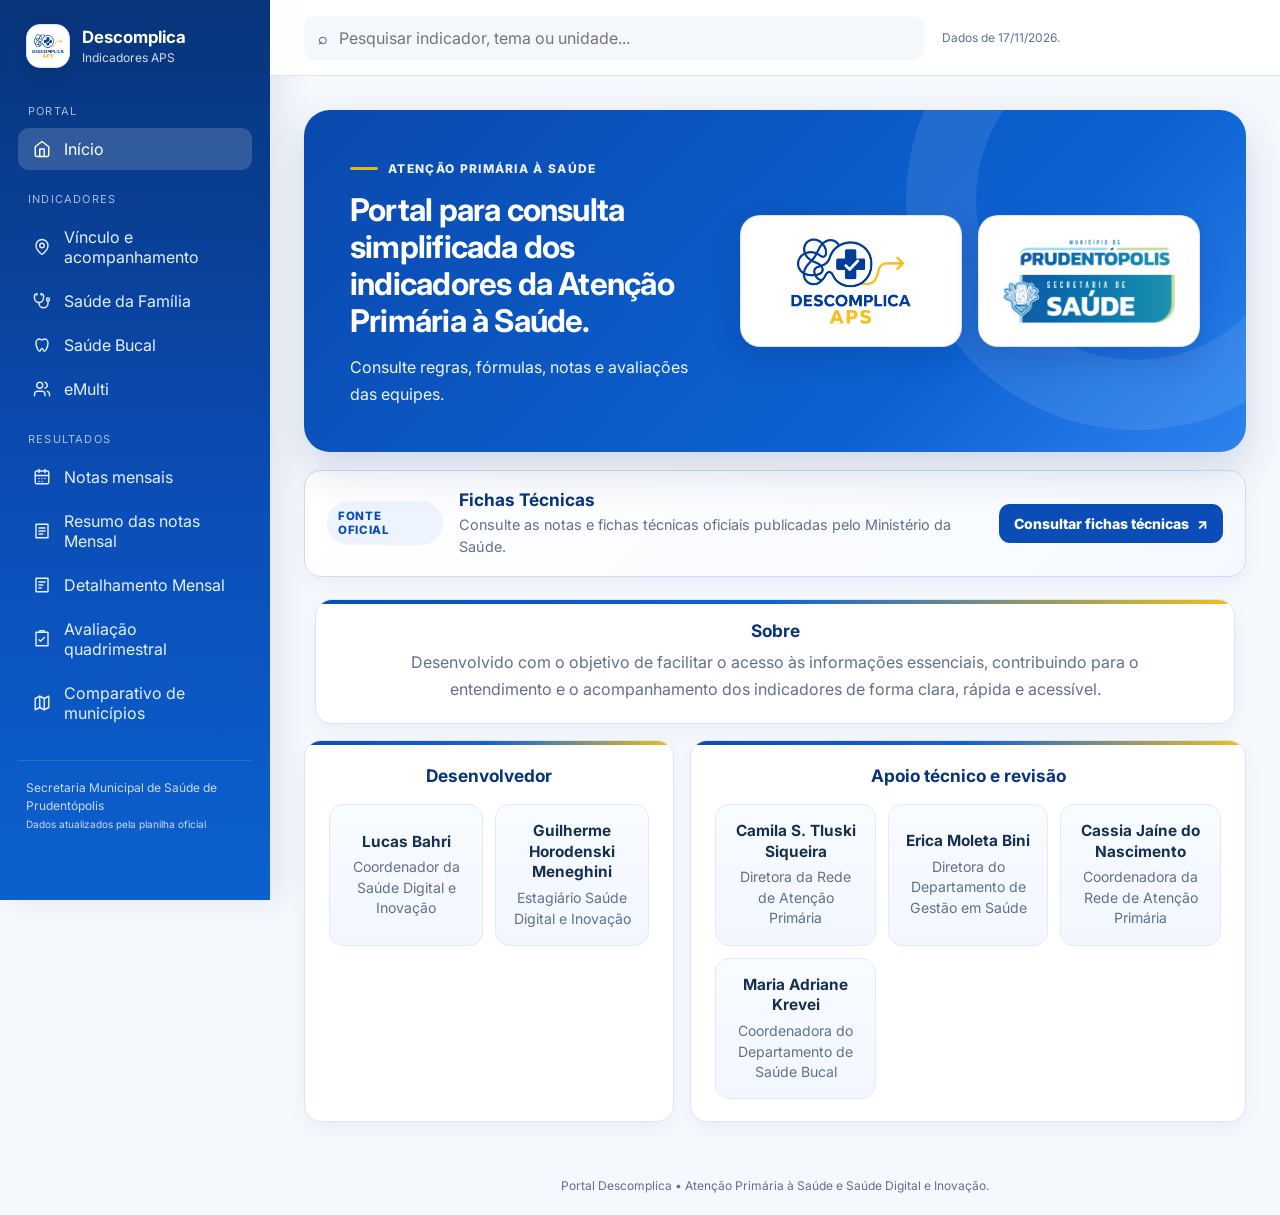
<file: index.html>
<!doctype html>
<html lang="pt-BR">
<head>
  <meta charset="utf-8" />
  <meta name="viewport" content="width=device-width, initial-scale=1" />
  <meta name="theme-color" content="#0b4db6" />
  <meta name="description" content="Portal Descomplica — consulta simplificada dos indicadores da Atenção Primária à Saúde." />
  <title>Portal Descomplica | Indicadores APS</title>
  <link rel="preconnect" href="https://fonts.googleapis.com">
  <link rel="preconnect" href="https://fonts.gstatic.com" crossorigin>
  <link href="https://fonts.googleapis.com/css2?family=Inter:wght@400;500;600;700;800&display=swap" rel="stylesheet">
  <link rel="stylesheet" href="assets/styles.css?v=20261117-setembro" />

  <!-- Google tag (gtag.js) -->
<script async src="https://www.googletagmanager.com/gtag/js?id=G-XSY2FYSZ9L"></script>

<script>
  window.dataLayer = window.dataLayer || [];

  function gtag() {
    dataLayer.push(arguments);
  }

  gtag('js', new Date());
  gtag('config', 'G-XSY2FYSZ9L');
</script>


</head>
<body>
  <div class="app-shell">
    <aside class="sidebar" id="sidebar">
      <div class="brand">
        <div class="brand-mark">
          <img src="assets/logo-descomplica.png" alt="Logo Descomplica APS" />
        </div>
        <div>
          <strong>Descomplica</strong>
          <span>Indicadores APS</span>
        </div>
      </div>
      <nav id="mainNav" aria-label="Navegação principal"></nav>
      <div class="sidebar-footer">Secretaria Municipal de Saúde de Prudentópolis<br><small>Dados atualizados pela planilha oficial</small></div>
    </aside>

    <div class="main-wrap">
      <header class="topbar">
        <button class="icon-button mobile-only" id="menuButton" aria-label="Abrir menu">☰</button>
        <div class="search-wrap">
          <span>⌕</span>
          <input id="globalSearch" type="search" placeholder="Pesquisar indicador, tema ou unidade..." />
        </div>
        <div class="updated" id="updatedAt">Carregando dados...</div>
      </header>

      <main id="app" tabindex="-1"></main>
      <footer>Portal Descomplica • Atenção Primária à Saúde e Saúde Digital e Inovação.</footer>
    </div>
  </div>

  <div class="toast" id="toast" role="status"></div>
  <script src="config.js"></script>
  <script src="data/portal-data.js?v=20261117-setembro"></script>
  <script src="data/monthly-detail-data.js?v=20261117-setembro"></script>
  <script src="assets/app.js?v=20261117-setembro"></script>
</body>
</html>
</file>
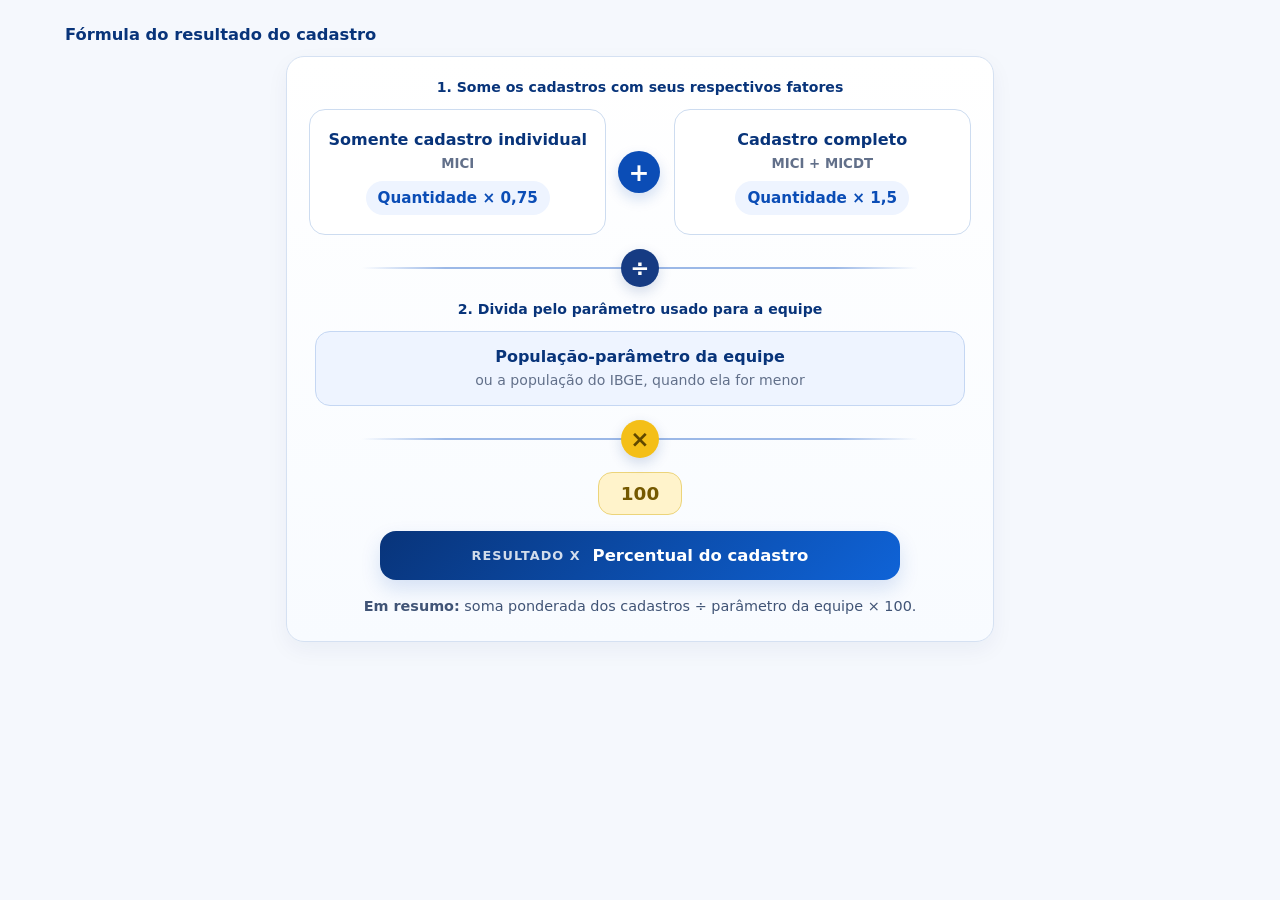
<file: preview-formula.html>
<!doctype html><html lang="pt-BR"><head><meta charset="utf-8"><meta name="viewport" content="width=device-width,initial-scale=1"><link rel="stylesheet" href="assets/styles.css"><style>body{padding:24px} .content-section{max-width:1150px;margin:auto}</style></head><body><section class="content-section"><h4>Fórmula do resultado do cadastro</h4><div class="cadastro-formula-visual">
<div class="cadastro-formula-caption">1. Some os cadastros com seus respectivos fatores</div>
<div class="cadastro-formula-sum">
<div class="cadastro-formula-card"><span>Somente cadastro individual</span><small>MICI</small><strong>Quantidade × 0,75</strong></div>
<div class="cadastro-formula-symbol">+</div>
<div class="cadastro-formula-card"><span>Cadastro completo</span><small>MICI + MICDT</small><strong>Quantidade × 1,5</strong></div>
</div>
<div class="cadastro-formula-divider"><span>÷</span></div>
<div class="cadastro-formula-caption">2. Divida pelo parâmetro usado para a equipe</div>
<div class="cadastro-formula-denominator"><strong>População-parâmetro da equipe</strong><span>ou a população do IBGE, quando ela for menor</span></div>
<div class="cadastro-formula-divider cadastro-formula-multiply"><span>×</span></div>
<div class="cadastro-formula-hundred">100</div>
<div class="cadastro-formula-result"><span>Resultado X</span><strong>Percentual do cadastro</strong></div>
<p class="cadastro-formula-summary"><strong>Em resumo:</strong> soma ponderada dos cadastros ÷ parâmetro da equipe × 100.</p>
</div></section></body></html>
</file>
<file: assets/styles.css>
:root{
  --primary:#0b4db6;
  --primary-2:#0f63d7;
  --primary-dark:#08347a;
  --secondary:#f4bf18;
  --secondary-soft:#fff3cb;
  --tint:#eef4ff;
  --ink:#16304f;
  --muted:#62708a;
  --line:#dbe5f2;
  --bg:#f5f8fd;
  --card:#ffffff;
  --red:#fde8e8;
  --orange:#fff0df;
  --yellow:#fff7d6;
  --green:#e6f7ef;
  --shadow:0 12px 32px rgba(15,49,104,.10);
}
*{box-sizing:border-box}
html{scroll-behavior:smooth}
body{margin:0;font-family:Inter,system-ui,sans-serif;background:var(--bg);color:var(--ink)}
button,input{font:inherit}
.app-shell{display:grid;grid-template-columns:270px 1fr;min-height:100vh}
.sidebar{background:linear-gradient(180deg,#08347a 0%, #0b4db6 55%, #0c61cf 100%);color:#fff;padding:24px 18px;position:sticky;top:0;height:100vh;overflow:auto;box-shadow:12px 0 30px rgba(6,28,65,.08)}
.brand{display:flex;align-items:center;gap:12px;padding:0 8px 24px}
.brand-mark{width:44px;height:44px;border-radius:14px;display:grid;place-items:center;background:#ffffff;padding:5px;flex-shrink:0;border:1px solid #dbe5f2;box-shadow:0 6px 16px rgba(4,26,69,.14)}
.brand-mark img{width:100%;height:100%;object-fit:contain}
.brand strong,.brand span{display:block}
.brand strong{font-size:1.05rem}
.brand span{font-size:12px;opacity:.82;margin-top:3px}
.nav-group{margin:12px 0 22px}
.nav-label{font-size:11px;text-transform:uppercase;letter-spacing:.11em;opacity:.65;padding:0 10px 8px}
.nav-link{display:flex;align-items:center;gap:10px;width:100%;border:0;color:#e4efff;background:transparent;padding:11px 12px;border-radius:11px;text-align:left;cursor:pointer;margin:2px 0;transition:.2s}
.nav-link:hover,.nav-link.active{background:rgba(255,255,255,.16);color:#fff}
.nav-icon{width:24px;min-width:24px;display:grid;place-items:center}.nav-icon svg{width:18px;height:18px;fill:none;stroke:currentColor;stroke-width:1.9;stroke-linecap:round;stroke-linejoin:round}
.sidebar-footer{font-size:12px;line-height:1.5;opacity:.78;border-top:1px solid rgba(255,255,255,.16);padding:18px 8px 0;margin-top:26px}
.main-wrap{min-width:0}
.topbar{height:76px;background:rgba(255,255,255,.9);backdrop-filter:blur(12px);border-bottom:1px solid var(--line);display:flex;align-items:center;gap:18px;padding:0 34px;position:sticky;top:0;z-index:10}
.search-wrap{max-width:620px;flex:1;display:flex;align-items:center;gap:9px;background:#f4f7fc;border:1px solid transparent;padding:10px 13px;border-radius:12px}
.search-wrap:focus-within{border-color:#93b7f3;background:#fff;box-shadow:0 0 0 4px rgba(11,77,182,.08)}
.search-wrap input{width:100%;border:0;outline:0;background:transparent;color:var(--ink)}
.updated{font-size:12px;color:var(--muted);white-space:nowrap}
.icon-button{border:0;background:transparent;font-size:22px;cursor:pointer;color:var(--primary-dark)}
.mobile-only{display:none}
main{max-width:1440px;margin:0 auto;padding:34px}
.hero{background:linear-gradient(135deg,#0a49ad 0%,#0d62d3 68%,#2c83f0 100%);color:#fff;border-radius:26px;padding:44px 46px;position:relative;overflow:hidden;box-shadow:0 18px 44px rgba(15,49,104,.16)}
.hero:after{content:"";position:absolute;width:320px;height:320px;border:70px solid rgba(255,255,255,.09);border-radius:50%;right:-120px;top:-140px}
.hero-grid{display:grid;grid-template-columns:minmax(0,1.08fr) minmax(460px,.92fr);gap:42px;align-items:center;position:relative;z-index:1}
.eyebrow{font-size:12px;font-weight:700;letter-spacing:.1em;text-transform:uppercase;opacity:.82}.hero .eyebrow{display:inline-flex;align-items:center;gap:10px;font-weight:800;letter-spacing:.11em;opacity:.92}.hero .eyebrow:before{content:"";width:28px;height:3px;border-radius:99px;background:var(--secondary)}
.hero-copy{max-width:650px;text-align:left}.hero h1{font-size:clamp(24px,2.45vw,34px);line-height:1.18;letter-spacing:-.025em;margin:16px 0 14px;max-width:650px;text-wrap:balance}.hero p{max-width:610px;line-height:1.7;opacity:.94;font-size:16px;margin:0}

.hero-actions{display:flex;gap:10px;flex-wrap:wrap;margin-top:22px}
.button{border:0;border-radius:11px;padding:11px 16px;font-weight:700;cursor:pointer;transition:.2s}
.button.primary{background:#fff;color:var(--primary)}
.button.secondary{background:rgba(255,255,255,.13);color:#fff;border:1px solid rgba(255,255,255,.22)}
.button:hover{transform:translateY(-1px)}
.hero-logos{display:grid;grid-template-columns:1fr 1fr;gap:16px;align-items:stretch;justify-content:end}
.hero-logo-card{background:#fff;padding:20px 22px;border-radius:20px;box-shadow:0 14px 30px rgba(4,26,69,.16);display:flex;align-items:center;justify-content:center;border:1px solid rgba(219,229,242,.95)}
.hero-logo-card.equal-card{width:100%;min-height:132px}
.hero-logo-card img{display:block;max-width:100%;height:auto;object-fit:contain}
.logo-descomplica-hero{max-height:88px;width:auto}
.logo-prefeitura-hero{max-height:88px;width:auto}
.section{margin-top:30px}
.section-head{display:flex;align-items:end;justify-content:space-between;gap:16px;margin-bottom:15px}
.section-head h2{margin:0;font-size:23px}
.section-head p{margin:5px 0 0;color:var(--muted)}
.grid{display:grid;gap:16px}
.grid.cards{grid-template-columns:repeat(4,minmax(0,1fr))}
.card{background:var(--card);border:1px solid var(--line);border-radius:17px;padding:20px;box-shadow:0 7px 20px rgba(17,49,94,.045)}
.area-card{cursor:pointer;transition:.2s}
.area-card:hover{transform:translateY(-3px);box-shadow:var(--shadow);border-color:#b4cef8}
.area-icon{width:44px;height:44px;border-radius:13px;background:var(--tint);display:grid;place-items:center;margin-bottom:19px;color:var(--primary)}.area-icon svg{width:23px;height:23px;fill:none;stroke:currentColor;stroke-width:1.9;stroke-linecap:round;stroke-linejoin:round}
.area-card h3{margin:0 0 8px}
.area-card p{color:var(--muted);font-size:14px;line-height:1.55;margin:0}
.area-card .count{font-size:12px;color:var(--primary);font-weight:700;margin-top:15px}
.kpis{grid-template-columns:repeat(4,minmax(0,1fr))}
.kpi-value{font-size:30px;font-weight:800;margin:10px 0 3px;color:var(--primary-dark)}
.kpi-label{font-size:13px;color:var(--muted)}
.page-title{display:flex;align-items:flex-start;justify-content:space-between;gap:20px;margin-bottom:22px}
.page-title h1{margin:6px 0 8px;font-size:34px}
.page-title p{margin:0;color:var(--muted);line-height:1.6;max-width:800px}
.chips{display:flex;gap:8px;flex-wrap:wrap}
.chip{font-size:12px;font-weight:700;background:var(--tint);color:var(--primary);padding:7px 10px;border-radius:999px}
.indicator-list{display:grid;gap:12px}
.indicator{background:#fff;border:1px solid var(--line);border-radius:16px;overflow:hidden}
.indicator-button{width:100%;border:0;background:#fff;padding:18px 20px;display:grid;grid-template-columns:auto 1fr auto;align-items:center;gap:15px;text-align:left;cursor:pointer}
.indicator-code{background:var(--primary);color:#fff;padding:8px 9px;border-radius:9px;font-weight:800;font-size:12px}
.indicator-title{font-weight:700}
.indicator-body{display:none;border-top:1px solid var(--line);padding:20px;background:#fbfdff}
.indicator.open .indicator-body{display:block}
.rich-text{white-space:pre-line;line-height:1.72;color:#405476}
.search-results{display:grid;gap:10px}
.result{background:#fff;border:1px solid var(--line);border-radius:13px;padding:15px;cursor:pointer}
.result small{color:var(--primary);font-weight:700}
.result p{margin:7px 0 0;color:var(--muted)}
.table-card{overflow:auto;padding:0}
.data-table{border-collapse:collapse;width:100%;font-size:13px}
.data-table th{background:#edf4ff;color:#2b4571;text-align:left;position:sticky;top:0}
.data-table th,.data-table td{padding:12px 13px;border-bottom:1px solid #e4ecf8;white-space:nowrap}
.data-table tr:hover td{background:#fafcff}
.score{display:inline-flex;min-width:58px;justify-content:center;padding:5px 8px;border-radius:999px;font-weight:700}
.score.regular{background:var(--red);color:#a52c2c}
.score.suficiente{background:var(--orange);color:#a85f16}
.score.bom{background:var(--yellow);color:#856b00}
.score.otimo{background:var(--green);color:#087259}
.filterbar{display:flex;gap:10px;flex-wrap:wrap;margin-bottom:14px}
.filterbar input,.filterbar select{border:1px solid var(--line);background:#fff;border-radius:10px;padding:10px 12px;color:var(--ink)}
.empty{padding:50px 20px;text-align:center;color:var(--muted)}
footer{text-align:center;padding:22px;color:var(--muted);font-size:12px}
.toast{position:fixed;right:20px;bottom:20px;background:var(--primary-dark);color:#fff;padding:12px 16px;border-radius:11px;opacity:0;transform:translateY(10px);transition:.2s;pointer-events:none}
.toast.show{opacity:1;transform:none}
.info-grid{grid-template-columns:1.2fr 1fr 1fr}
.info-card h3{margin:0 0 12px;color:var(--primary-dark);font-size:1.1rem}
.info-card p{margin:0;color:var(--muted);line-height:1.7}
.info-list{list-style:none;padding:0;margin:0;display:grid;gap:14px}
.info-list li{line-height:1.55;color:var(--muted)}
.info-list strong{display:block;color:var(--ink);font-size:.98rem}
.home-info-section{margin-top:22px}
.home-people-grid{grid-template-columns:.92fr 1.38fr;margin-top:16px}
.home-info-card{position:relative;overflow:hidden}
.home-info-card:before{content:"";position:absolute;left:0;top:0;width:100%;height:4px;background:linear-gradient(90deg,var(--primary),var(--primary-2),var(--secondary))}
.home-info-card h3{margin:0 0 14px;color:var(--primary-dark);font-size:1.08rem;text-align:center}
.home-info-about{max-width:920px;margin:0 auto;padding:20px 34px;display:flex;flex-direction:column;gap:8px;align-items:center;justify-content:center;text-align:center}
.home-info-about h3{margin:0;text-align:center;padding:0;border:0}
.home-info-about p{max-width:790px;margin:0 auto;color:var(--muted);text-align:center;line-height:1.7}
.home-people-card{padding:24px 24px 22px}
.home-people-card h3{margin-bottom:18px}
.home-info-list{list-style:none;padding:0;margin:0;display:grid;gap:12px}
.home-developer-list{grid-template-columns:repeat(2,minmax(0,1fr))}
.home-support-list{grid-template-columns:repeat(3,minmax(0,1fr))}
.home-info-list li{line-height:1.5;color:var(--muted);background:linear-gradient(180deg,#f8fbff 0%,#f2f7ff 100%);border:1px solid #e1eaf7;border-radius:14px;padding:16px 14px;text-align:center;min-height:112px;display:flex;flex-direction:column;align-items:center;justify-content:center;transition:.2s}
.home-info-list li:hover{transform:translateY(-2px);border-color:#bfd2f2;box-shadow:0 10px 22px rgba(17,49,94,.07)}
.home-info-list strong{display:block;color:var(--ink);font-size:.96rem;line-height:1.35;margin-bottom:5px}
.home-info-list span{display:block;font-size:.88rem;line-height:1.45}
.highlight-line{display:inline-flex;align-items:center;gap:8px;padding:8px 12px;background:var(--secondary-soft);color:#8a6700;border-radius:999px;font-size:12px;font-weight:700;margin-top:10px}
.logo-strip{display:flex;gap:16px;align-items:center;flex-wrap:wrap}
.logo-mini-card{background:#fff;border:1px solid var(--line);border-radius:16px;padding:16px;display:flex;align-items:center;justify-content:center;min-height:110px;box-shadow:0 7px 20px rgba(17,49,94,.04)}
.logo-mini-card img{max-width:100%;max-height:62px;object-fit:contain}

.themed-content{display:grid;gap:16px}
.intro-meta{display:grid;gap:8px;margin-bottom:4px}
.intro-meta p{margin:0;color:#405476;line-height:1.65}
.intro-meta strong{color:var(--primary-dark)}
.criteria-steps{display:grid;gap:6px;margin-top:8px}
.criteria-steps p{margin:0;color:#405476;line-height:1.55}
.intro-highlight-grid{display:grid;grid-template-columns:repeat(2,minmax(0,1fr));gap:14px;margin-bottom:8px}
.intro-highlight,.mini-info{background:#f7faff;border:1px solid #dbe5f2;border-radius:14px;padding:14px 16px;text-align:center;display:grid;justify-items:center;align-content:center}
.intro-highlight strong,.mini-info strong{display:block;color:var(--primary-dark);font-size:.95rem;margin-bottom:6px}
.intro-highlight span,.mini-info span{display:block;color:var(--muted);line-height:1.55}
.content-section{display:grid;gap:10px}
.content-section h4{margin:0;color:var(--primary-dark);font-size:1.02rem;font-weight:800;line-height:1.35}
.section-lead,.content-section p,.section-note{margin:0;color:#405476;line-height:1.7}
.bullet-list{margin:0;padding-left:20px;display:grid;gap:8px;color:#405476;line-height:1.65}
.bullet-list li strong{color:var(--ink)}
.warning-list{display:grid;gap:10px}
.warning-item{background:#fff8e6;border:1px solid #f5df99;border-radius:12px;padding:12px 14px;color:#6f5700;line-height:1.6}
.metric-grid{display:grid;gap:12px;grid-template-columns:repeat(auto-fit,minmax(190px,1fr))}
.metric-grid.note{grid-template-columns:repeat(4,minmax(0,1fr))}
.metric-card{background:#f7faff;border:1px solid #dbe5f2;border-radius:14px;padding:14px 16px;display:grid;gap:6px;text-align:center;justify-items:center;align-content:center}
.metric-card strong{color:var(--primary-dark);font-size:.98rem;font-weight:800;line-height:1.35}
.metric-card span{color:var(--muted);font-weight:600;line-height:1.5}

/* Pontuação: vermelho, verde e azul */
.metric-grid.score.count-3 .metric-card:nth-child(1){background:#fdeeee;border-color:#f2c7c7}
.metric-grid.score.count-3 .metric-card:nth-child(1) strong,.metric-grid.score.count-3 .metric-card:nth-child(1) span{color:#a43030}
.metric-grid.score.count-3 .metric-card:nth-child(2){background:#e9f8ef;border-color:#bfe7cc}
.metric-grid.score.count-3 .metric-card:nth-child(2) strong,.metric-grid.score.count-3 .metric-card:nth-child(2) span{color:#087259}
.metric-grid.score.count-3 .metric-card:nth-child(3){background:#eaf2ff;border-color:#bfd2f6}
.metric-grid.score.count-3 .metric-card:nth-child(3) strong,.metric-grid.score.count-3 .metric-card:nth-child(3) span{color:#174eae}
/* Quando houver quatro faixas de pontuação, mantém progressão visual */
.metric-grid.score.count-4 .metric-card:nth-child(1){background:#fdeeee;border-color:#f2c7c7}
.metric-grid.score.count-4 .metric-card:nth-child(1) strong,.metric-grid.score.count-4 .metric-card:nth-child(1) span{color:#a43030}
.metric-grid.score.count-4 .metric-card:nth-child(2){background:#fff8db;border-color:#eddc8c}
.metric-grid.score.count-4 .metric-card:nth-child(2) strong,.metric-grid.score.count-4 .metric-card:nth-child(2) span{color:#8a6b00}
.metric-grid.score.count-4 .metric-card:nth-child(3){background:#e9f8ef;border-color:#bfe7cc}
.metric-grid.score.count-4 .metric-card:nth-child(3) strong,.metric-grid.score.count-4 .metric-card:nth-child(3) span{color:#087259}
.metric-grid.score.count-4 .metric-card:nth-child(4){background:#eaf2ff;border-color:#bfd2f6}
.metric-grid.score.count-4 .metric-card:nth-child(4) strong,.metric-grid.score.count-4 .metric-card:nth-child(4) span{color:#174eae}
/* Notas: regular vermelho, suficiente amarelo, bom verde e ótimo azul */
.note-tone.regular{background:#fdeeee;border-color:#f2c7c7}
.note-tone.regular strong,.note-tone.regular span{color:#a43030}
.note-tone.suficiente{background:#fff8db;border-color:#eddc8c}
.note-tone.suficiente strong,.note-tone.suficiente span{color:#8a6b00}
.note-tone.bom{background:#e9f8ef;border-color:#bfe7cc}
.note-tone.bom strong,.note-tone.bom span{color:#087259}
.note-tone.otimo{background:#eaf2ff;border-color:#bfd2f6}
.note-tone.otimo strong,.note-tone.otimo span{color:#174eae}

/* Pontuação do Acompanhamento em bloco único escuro */
.a2-score-dark .metric-grid.score.count-4 .metric-card{background:#111827;border-color:#111827;box-shadow:0 8px 18px rgba(17,24,39,.10)}
.a2-score-dark .metric-grid.score.count-4 .metric-card strong,
.a2-score-dark .metric-grid.score.count-4 .metric-card span{color:#ffffff}

/* Destaque para conteúdo extra do Meu SUS Digital */
.extra-app-section{background:#f7faff;border:1px solid #cbdaf1;border-radius:16px;padding:0 18px 18px;overflow:hidden;gap:12px}
.extra-app-title{margin:0 -18px 4px;padding:13px 18px;background:linear-gradient(90deg,var(--primary-dark),var(--primary-2));display:flex;align-items:center;gap:12px;flex-wrap:wrap}
.extra-app-title span{display:inline-flex;align-items:center;justify-content:center;background:var(--secondary);color:#5f4700;border-radius:999px;padding:5px 9px;font-size:10px;font-weight:800;letter-spacing:.08em}
.extra-app-title h4{margin:0;color:#ffffff;font-size:1rem}

.mini-info-grid{display:grid;gap:12px;grid-template-columns:repeat(2,minmax(0,1fr))}
.indicator-themed .indicator-body{background:#fcfdff}


.family-content .section-tag{margin:0;padding:10px 14px;background:#eef4ff;border:1px solid #dbe5f2;border-radius:12px;color:var(--primary-dark);font-weight:700;text-align:center}
.formula-grid{display:grid;grid-template-columns:repeat(2,minmax(0,1fr));gap:14px}
.formula-card{background:#f7faff;border:1px solid #dbe5f2;border-radius:14px;padding:16px}
.formula-card h5{margin:0 0 10px;color:var(--primary-dark);font-size:1rem;font-weight:800;line-height:1.35}
.formula-card p{margin:0 0 8px;color:#405476;line-height:1.65}
.formula-card p.role-line{color:#1f2937;font-weight:800;margin-top:2px}
.inline-link{display:inline-flex;align-items:center;gap:8px;color:var(--primary);font-weight:700;text-decoration:none;background:#eef4ff;border:1px solid #dbe5f2;padding:8px 12px;border-radius:999px}
.inline-link:hover{text-decoration:underline}
.family-content .content-section{background:transparent;border:0;border-radius:0;padding:0}
.family-content .content-section h4{font-size:1.02rem;font-weight:800;margin-bottom:2px;line-height:1.35}
.family-content .bullet-list{gap:6px;margin-top:2px}
.family-content .section-note{background:transparent;border:0;border-radius:0;padding:0}


.formula-equation{max-width:980px;margin:0 auto;background:#ffffff;border:1px solid #dbe5f2;border-radius:16px;padding:18px 22px;box-shadow:0 8px 22px rgba(17,49,94,.05);text-align:center}
.formula-part{display:grid;gap:8px;justify-items:center;color:#405476;line-height:1.65}
.formula-part p{margin:0;max-width:900px}
.formula-label{display:inline-flex;align-items:center;justify-content:center;background:#eef4ff;color:var(--primary-dark);font-weight:800;padding:6px 12px;border-radius:999px;font-size:.9rem}
.formula-operation{position:relative;height:34px;margin:10px 0;display:flex;align-items:center;justify-content:center}
.formula-operation:before{content:"";position:absolute;left:4%;right:4%;height:2px;background:linear-gradient(90deg,transparent,#7ea5e8 12%,#7ea5e8 88%,transparent)}
.formula-operation span{position:relative;z-index:1;width:34px;height:34px;border-radius:50%;display:grid;place-items:center;background:var(--primary);color:#fff;font-size:20px;font-weight:800;box-shadow:0 4px 12px rgba(11,77,182,.18)}
.formula-criterion{display:grid;grid-template-columns:30px 1fr;gap:10px;align-items:start;text-align:left;width:100%;max-width:900px;padding:8px 10px;background:#f8faff;border-radius:10px}
.formula-criterion strong{width:28px;height:28px;border-radius:50%;display:grid;place-items:center;background:#eaf2ff;color:var(--primary);font-size:.8rem}
.formula-criterion span{padding-top:3px}




.family-content .nested-topic-heading{margin:10px 0 2px;color:#1f2937;line-height:1.55;font-size:1rem}
.family-content .nested-topic-heading strong{font-weight:800;color:#1f2937}
.family-content .content-section p + p{margin-top:6px}

.family-content p.formula-heading{color:var(--primary-dark);font-weight:800;font-size:1rem;line-height:1.35;margin:12px 0 6px}
.family-content p.role-line{color:#1f2937;font-weight:800;line-height:1.35;margin:10px 0 6px}

.example-simple{display:grid;gap:14px;background:#f8fbff;border:1px solid #dbe7f7;border-radius:16px;padding:18px}
.example-facts{display:grid;grid-template-columns:repeat(2,minmax(0,1fr));gap:12px}
.example-fact{background:#fff;border:1px solid #dbe5f2;border-radius:14px;padding:16px;text-align:center;display:grid;gap:5px}
.example-fact strong{font-size:1.8rem;color:var(--primary-dark)}
.example-fact span{color:#405476;font-weight:600}
.example-calculation{display:flex;align-items:center;justify-content:center;gap:12px;flex-wrap:wrap;background:#0f2f73;color:#fff;border-radius:14px;padding:16px;text-align:center}
.example-calculation span{font-weight:700}
.example-calculation b{font-size:1.3rem;color:#ffd447}
.example-calculation strong{font-size:1.15rem;background:#fff;color:#0f2f73;border-radius:999px;padding:7px 12px}
.example-plain{margin:0;text-align:center;color:#405476;line-height:1.65}
.example-result{display:flex;align-items:center;justify-content:center;gap:12px;background:#e9f8ef;border:1px solid #bfe7cc;border-radius:14px;padding:13px 16px;color:#087259}
.example-result span{font-weight:700}
.example-result strong{font-size:1.1rem}
.example-tip{margin:0;text-align:center;background:#fff8db;border:1px solid #eddc8c;border-radius:12px;padding:11px 14px;color:#765d00}
.emulti-content .content-section{background:transparent;border:0;padding:0}


.intro-meta strong,.content-section h4,.family-content p.formula-heading,.family-content p.role-line,.family-content .nested-topic-heading strong,.metric-card strong{letter-spacing:0}

.score-badge{display:inline-flex;align-items:center;justify-content:center;min-width:72px;padding:6px 10px;border-radius:999px;font-weight:800;line-height:1;border:1px solid transparent}
.score-badge.regular{background:#fdf0ee;border-color:#f4c4bf;color:var(--primary-dark)}
.score-badge.suficiente{background:#fff7d8;border-color:#ead38a;color:var(--primary-dark)}
.score-badge.bom{background:#eef8f1;border-color:#b7dec0;color:var(--primary-dark)}
.score-badge.otimo{background:#eef3ff;border-color:#c5d4ff;color:var(--primary-dark)}
.monthly-score strong.score-badge{font-size:.9rem}
.monthly-score.tone-regular .monthly-track span{background:#e68a7f}
.monthly-score.tone-suficiente .monthly-track span{background:#e0c35a}
.monthly-score.tone-bom .monthly-track span{background:#6bb58a}
.monthly-score.tone-otimo .monthly-track span{background:#5c84ea}

.summary-table-card{overflow:hidden}
.summary-table th{text-wrap:nowrap}
.summary-pill{display:inline-flex;align-items:center;justify-content:center;min-width:78px;padding:8px 12px;border-radius:999px;font-weight:800;line-height:1;border:1px solid transparent;color:var(--primary-dark)}
.summary-pill.regular{background:#fdf0ee;border-color:#f4c4bf}
.summary-pill.suficiente{background:#fff7d8;border-color:#ead38a}
.summary-pill.bom{background:#eef8f1;border-color:#b7dec0}
.summary-pill.otimo{background:#eef3ff;border-color:#c5d4ff}
.summary-pill.neutral{background:#f4f6fa;border-color:#e0e6ef;color:#7b8aa5}
.summary-average{display:inline-flex;align-items:center;justify-content:center;min-width:74px;padding:7px 11px;border-radius:999px;background:#f3f7fd;border:1px solid #dbe5f2;color:var(--primary-dark);font-weight:800}
.summary-legend .legend-dot.previous{background:#e68a7f}
.summary-legend .legend-dot.current{background:#e0c35a}
.summary-legend .legend-dot.evolution{background:linear-gradient(90deg,#6bb58a,#5c84ea)}

@media(max-width:1240px){.hero-grid{grid-template-columns:1fr}.info-grid{grid-template-columns:1fr}.hero-copy{max-width:820px}.hero h1{max-width:820px}.hero-logos{grid-template-columns:1fr 1fr;justify-items:stretch;max-width:680px}.hero-logo-card.equal-card{width:100%;max-width:none}.home-people-grid{grid-template-columns:1fr}.home-developer-list{grid-template-columns:repeat(2,minmax(0,1fr))}.home-support-list{grid-template-columns:repeat(3,minmax(0,1fr))}}
@media(max-width:1100px){.grid.cards,.kpis,.metric-grid.note,.metric-grid.score,.formula-grid{grid-template-columns:repeat(2,1fr)}.intro-highlight-grid,.mini-info-grid{grid-template-columns:1fr}}
@media(max-width:760px){.app-shell{display:block}.sidebar{position:fixed;z-index:30;width:280px;transform:translateX(-100%);transition:.25s}.sidebar.open{transform:none}.mobile-only{display:block}.topbar{height:auto;min-height:68px;padding:12px 16px;flex-wrap:wrap}.updated{width:100%;padding-left:40px}.search-wrap{min-width:0}.grid.cards,.kpis,.info-grid,.hero-logos,.home-people-grid,.home-developer-list,.home-support-list,.formula-grid,.example-facts{grid-template-columns:1fr}main{padding:20px 15px}.hero{padding:30px 22px;border-radius:20px}.hero-grid{gap:28px}.hero-copy{text-align:center}.eyebrow{justify-content:center}.hero h1{font-size:clamp(23px,7vw,30px);max-width:none}.hero p{font-size:15px}.page-title{display:block}.page-title h1{font-size:29px}.indicator-button{padding:15px;grid-template-columns:auto 1fr}.indicator-button .chevron{display:none}.table-card{margin-right:-15px;border-radius:15px 0 0 15px}.hero-logo-card{padding:14px}.hero-logo-card.equal-card{width:100%;max-width:none;min-height:112px}.logo-descomplica-hero,.logo-prefeitura-hero{max-height:76px}.home-info-about{padding:20px;gap:8px}.home-info-about h3{text-align:center;padding:0;border:0}.home-info-about p{text-align:center;line-height:1.7}.extra-app-title{align-items:flex-start;flex-direction:column;gap:8px}.home-people-card{padding:22px 18px}.home-info-list li{min-height:96px}.logo-mini-card{min-height:96px}}

@media(max-width:760px){.formula-equation{padding:16px 12px}.formula-operation:before{left:0;right:0}.formula-criterion{grid-template-columns:28px 1fr;padding:8px}.formula-part p{text-align:center}}

@media(max-width:760px){.example-calculation{flex-direction:column;gap:7px}.example-calculation b{transform:none}}


/* Fórmula visual do cadastro */
.cadastro-formula-visual{max-width:980px;margin:0 auto;background:linear-gradient(180deg,#fff 0%,#f8fbff 100%);border:1px solid #d5e1f2;border-radius:18px;padding:22px;box-shadow:0 8px 22px rgba(17,49,94,.05);display:grid;gap:14px}
.cadastro-formula-caption{text-align:center;color:var(--primary-dark);font-size:.88rem;font-weight:800}
.cadastro-formula-sum{display:grid;grid-template-columns:minmax(0,1fr) 44px minmax(0,1fr);gap:12px;align-items:center}
.cadastro-formula-card{min-height:126px;background:#fff;border:1px solid #cddcf0;border-radius:16px;padding:18px;display:grid;align-content:center;justify-items:center;text-align:center;gap:5px}
.cadastro-formula-card span{color:var(--primary-dark);font-weight:800;line-height:1.35}
.cadastro-formula-card small{color:var(--muted);font-weight:700}
.cadastro-formula-card strong{margin-top:5px;background:#eef4ff;color:var(--primary);border-radius:999px;padding:8px 12px;font-size:.95rem}
.cadastro-formula-symbol{width:42px;height:42px;border-radius:50%;display:grid;place-items:center;background:var(--primary);color:#fff;font-size:25px;font-weight:800;box-shadow:0 6px 14px rgba(11,77,182,.18)}
.cadastro-formula-divider{position:relative;height:38px;display:grid;place-items:center}
.cadastro-formula-divider:before{content:"";position:absolute;left:8%;right:8%;height:2px;background:linear-gradient(90deg,transparent,#9bb8e7 15%,#9bb8e7 85%,transparent)}
.cadastro-formula-divider span{position:relative;z-index:1;width:38px;height:38px;border-radius:50%;display:grid;place-items:center;background:#163b83;color:#fff;font-size:23px;font-weight:800;box-shadow:0 5px 13px rgba(22,59,131,.18)}
.cadastro-formula-multiply span{background:var(--secondary);color:#604800}
.cadastro-formula-denominator{max-width:650px;width:100%;margin:0 auto;background:#eef4ff;border:1px solid #c5d7f3;border-radius:15px;padding:15px 18px;text-align:center;display:grid;gap:4px}
.cadastro-formula-denominator strong{color:var(--primary-dark);font-size:1rem}
.cadastro-formula-denominator span{color:var(--muted);font-size:.88rem;line-height:1.45}
.cadastro-formula-hundred{justify-self:center;background:#fff3cb;border:1px solid #ecd47a;border-radius:14px;padding:10px 22px;color:#755900;font-size:1.15rem;font-weight:900}
.cadastro-formula-result{max-width:520px;width:100%;margin:2px auto 0;background:linear-gradient(135deg,var(--primary-dark),var(--primary-2));color:#fff;border-radius:16px;padding:15px 18px;display:flex;align-items:center;justify-content:center;gap:12px;flex-wrap:wrap;text-align:center;box-shadow:0 9px 20px rgba(11,77,182,.15)}
.cadastro-formula-result span{font-size:.8rem;text-transform:uppercase;letter-spacing:.08em;font-weight:800;opacity:.82}
.cadastro-formula-result strong{font-size:1.03rem}
.cadastro-formula-summary{margin:0;text-align:center;color:#405476;line-height:1.55;font-size:.9rem}

@media(max-width:760px){
  .cadastro-formula-visual{padding:17px 13px}
  .cadastro-formula-sum{grid-template-columns:1fr;gap:10px}
  .cadastro-formula-symbol{justify-self:center}
  .cadastro-formula-card{min-height:112px;padding:15px}
  .cadastro-formula-denominator{padding:14px 12px}
}

/* Notas mensais */
.monthly-page-title{align-items:flex-start}
.monthly-selector{padding:22px;margin-bottom:18px;display:grid;gap:18px}
.monthly-selector-copy h2{margin:0 0 5px;color:var(--primary-dark);font-size:1.15rem}
.monthly-selector-copy p{margin:0;color:var(--muted);line-height:1.6}
.monthly-filter-groups{display:grid;gap:14px}
.monthly-filter-group{background:#fbfdff;border:1px solid #dfe8f5;border-radius:16px;padding:15px 16px;display:grid;gap:13px}
.monthly-filter-group-head{display:flex;align-items:center;gap:12px;padding-bottom:11px;border-bottom:1px solid #e6edf7}
.monthly-filter-icon{width:40px;height:40px;border-radius:12px;background:#eaf2ff;color:var(--primary);display:grid;place-items:center;flex:0 0 auto}
.monthly-filter-icon svg{width:21px;height:21px;fill:none;stroke:currentColor;stroke-width:1.8;stroke-linecap:round;stroke-linejoin:round}
.monthly-filter-group-head h3{margin:0 0 3px;color:var(--primary-dark);font-size:1rem;line-height:1.25}
.monthly-filter-group-head small{color:var(--muted);font-size:.76rem;font-weight:600}
.monthly-filter-group .monthly-tabs{display:flex;flex-wrap:wrap;gap:10px;grid-template-columns:none}
.monthly-filter-group .monthly-tab{min-height:58px;align-content:center;flex:0 1 280px;max-width:320px}
.monthly-filter-group .monthly-tab strong{font-size:.92rem}

.monthly-tabs{display:grid;grid-template-columns:repeat(auto-fit,minmax(190px,1fr));gap:10px}
.monthly-tab{appearance:none;border:1px solid #dbe5f2;background:#f8fbff;border-radius:14px;padding:13px 14px;text-align:left;display:grid;gap:5px;cursor:pointer;transition:.2s;color:var(--ink)}
.monthly-tab:hover{transform:translateY(-1px);border-color:#a8c2ef;box-shadow:0 8px 18px rgba(17,49,94,.07)}
.monthly-tab span{font-size:.72rem;text-transform:uppercase;letter-spacing:.08em;color:var(--muted);font-weight:800}
.monthly-tab strong{font-size:.95rem;line-height:1.35;color:var(--primary-dark)}
.monthly-tab.active{background:linear-gradient(135deg,var(--primary-dark),var(--primary-2));border-color:transparent;box-shadow:0 10px 24px rgba(30,75,160,.18)}
.monthly-tab.active span,.monthly-tab.active strong{color:#fff}
.monthly-search{position:relative;max-width:420px}
.monthly-search span{position:absolute;left:14px;top:50%;transform:translateY(-50%);color:var(--muted);font-size:18px}
.monthly-search input{width:100%;border:1px solid var(--line);background:#fff;border-radius:12px;padding:12px 14px 12px 40px;color:var(--ink);font:inherit;outline:none}
.monthly-search input:focus{border-color:#8db0ec;box-shadow:0 0 0 3px rgba(52,102,190,.10)}
.monthly-kpis{display:grid;grid-template-columns:repeat(4,minmax(0,1fr));gap:14px;margin-bottom:16px}
.monthly-kpi{background:#fff;border:1px solid var(--line);border-radius:16px;padding:17px 18px;display:grid;gap:5px;box-shadow:0 8px 22px rgba(17,49,94,.04)}
.monthly-kpi span{color:var(--muted);font-size:.82rem;font-weight:700}
.monthly-kpi strong{color:var(--primary-dark);font-size:1.65rem;line-height:1}
.monthly-kpi strong em{font-style:normal;font-size:.9rem;color:var(--muted);margin-left:3px}
.monthly-kpi small{color:var(--muted);font-size:.76rem}
.monthly-kpi-primary{background:linear-gradient(135deg,#eef4ff,#f8fbff);border-color:#bfd2f6}
.monthly-kpi.is-positive strong{color:#087259}
.monthly-kpi.is-negative strong{color:#a43030}
.monthly-kpi.is-neutral strong{color:#51627e}
.monthly-highlight{padding:20px 22px;margin-bottom:16px;display:flex;align-items:center;justify-content:space-between;gap:18px;border-top:4px solid var(--primary)}
.monthly-highlight-label{font-size:.72rem;text-transform:uppercase;letter-spacing:.08em;color:var(--primary);font-weight:800}
.monthly-highlight h2{margin:6px 0 4px;color:var(--primary-dark);font-size:1.35rem}
.monthly-highlight p{margin:0;color:var(--muted)}
.monthly-best{min-width:220px;background:#e9f8ef;border:1px solid #bfe7cc;border-radius:14px;padding:13px 15px;display:grid;gap:3px;text-align:right}
.monthly-best span{font-size:.72rem;text-transform:uppercase;letter-spacing:.07em;color:#087259;font-weight:800}
.monthly-best strong{color:#075f4b;font-size:.95rem}
.monthly-best small{color:#087259;font-weight:700}
.monthly-table-card{padding:0;overflow:hidden}
.monthly-table-head{padding:18px 20px;border-bottom:1px solid var(--line);display:flex;align-items:center;justify-content:space-between;gap:16px}
.monthly-table-head h3{margin:0 0 4px;color:var(--primary-dark);font-size:1.05rem}
.monthly-table-head p{margin:0;color:var(--muted);font-size:.85rem}
.monthly-legend{display:flex;gap:14px;flex-wrap:wrap;color:var(--muted);font-size:.78rem;font-weight:700}
.monthly-legend span{display:inline-flex;align-items:center;gap:6px}
.legend-dot{width:9px;height:9px;border-radius:50%;display:inline-block}
.legend-dot.previous{background:#9eacc2}
.legend-dot.current{background:var(--primary)}
.legend-dot.evolution{background:#20a36f}
.monthly-table-wrap{overflow:auto}
.monthly-table{width:100%;border-collapse:collapse;font-size:.9rem}
.monthly-table th{background:#f3f7fd;color:#405476;text-align:left;font-size:.76rem;text-transform:uppercase;letter-spacing:.06em;position:sticky;top:0;z-index:1}
.monthly-table th,.monthly-table td{padding:13px 15px;border-bottom:1px solid #e6edf7;vertical-align:middle}
.monthly-table tbody tr:hover td{background:#fbfdff}
.rank-badge{display:inline-flex;align-items:center;justify-content:center;min-width:38px;padding:5px 8px;border-radius:999px;background:#eef4ff;color:var(--primary-dark);font-weight:800;font-size:.78rem}
.unit-name{color:var(--ink);font-weight:750;min-width:230px}
.monthly-score{min-width:130px;display:grid;gap:7px}
.monthly-score strong{font-size:.9rem;color:#405476}
.monthly-score.current strong{color:var(--primary-dark)}
.monthly-track{height:6px;background:#edf1f6;border-radius:999px;overflow:hidden}
.monthly-track span{display:block;height:100%;border-radius:inherit;background:#a7b4c8}
.monthly-score.current .monthly-track span{background:linear-gradient(90deg,var(--primary),var(--primary-2))}
.evolution-badge{display:inline-flex;align-items:center;justify-content:center;gap:6px;min-width:78px;padding:7px 10px;border-radius:999px;font-weight:800;font-size:.82rem}
.evolution-badge b{font-size:1rem;line-height:1}
.evolution-badge.positive{background:#e9f8ef;color:#087259}
.evolution-badge.negative{background:#fdeeee;color:#a43030}
.evolution-badge.neutral{background:#eef1f5;color:#60708a}

@media(max-width:1100px){
  .monthly-kpis{grid-template-columns:repeat(2,minmax(0,1fr))}
}
@media(max-width:760px){
  .monthly-selector{padding:18px}
  .monthly-filter-group{padding:14px}
  .monthly-tabs{grid-template-columns:1fr}.monthly-filter-group .monthly-tabs{display:grid;grid-template-columns:1fr}.monthly-filter-group .monthly-tab{max-width:none;flex:1 1 auto}
  .monthly-kpis{grid-template-columns:1fr 1fr;gap:10px}
  .monthly-kpi{padding:14px}
  .monthly-highlight{align-items:flex-start;flex-direction:column}
  .monthly-best{width:100%;min-width:0;text-align:left}
  .monthly-table-head{align-items:flex-start;flex-direction:column}
  .monthly-table-card{margin-right:-15px;border-radius:16px 0 0 16px}
}
@media(max-width:480px){
  .monthly-kpis{grid-template-columns:1fr}
}


.summary-selector-compact{gap:14px}
.summary-choice-line{display:flex;flex-wrap:nowrap;gap:10px;overflow-x:auto;padding-bottom:2px}
.summary-choice-line .summary-choice-btn{flex:1 1 0;min-width:180px;max-width:none;min-height:72px;padding:12px 14px}
.summary-choice-line .summary-choice-btn span{font-size:.70rem}
.summary-choice-line .summary-choice-btn strong{font-size:1rem}
.summary-table-card .monthly-table-wrap{overflow:auto}
.summary-table{font-size:.84rem}
.summary-table th,.summary-table td{padding:10px 8px}
.summary-table th{font-size:.74rem;letter-spacing:.04em}
.summary-table .unit-name{font-size:.82rem;font-weight:800;white-space:nowrap}
.summary-pill{min-width:60px;padding:6px 9px;font-size:.86rem}
.summary-average{min-width:60px;padding:6px 9px;font-size:.86rem}
.summary-table .rank-badge{min-width:38px;height:28px;font-size:.82rem}
.summary-table-card .monthly-table-head{padding-bottom:10px;margin-bottom:8px}
.summary-table-card .monthly-table-head h3{font-size:1.05rem}
.summary-table-card .monthly-table-head p{font-size:.88rem}
@media(max-width:1180px){
  .summary-choice-line{flex-wrap:wrap;overflow:visible}
  .summary-choice-line .summary-choice-btn{flex:1 1 calc(33.333% - 8px);min-width:220px}
}
@media(max-width:760px){
  .summary-choice-line .summary-choice-btn{flex:1 1 100%;min-width:0}
  .summary-table{font-size:.8rem}
  .summary-table th,.summary-table td{padding:8px 6px}
  .summary-pill,.summary-average{min-width:54px;padding:5px 7px;font-size:.8rem}
}

.summary-legend .legend-dot.bom{background:#6bb58a}
.summary-legend .legend-dot.otimo{background:#5c84ea}
.summary-choice-line .summary-choice-btn{justify-content:center}
.summary-choice-line .summary-choice-btn strong{font-size:1.02rem;line-height:1.25}
.summary-choice-line .summary-choice-btn span{display:none}
.summary-table .unit-name{font-size:.82rem;font-weight:800;white-space:nowrap;color:var(--primary-dark)}


.summary-choice-line{align-items:stretch}
.summary-choice-line .summary-choice-btn{
  min-height:64px;
  padding:10px 14px;
  display:flex;
  align-items:center;
  justify-content:center;
  text-align:center;
  border-radius:16px;
}
.summary-choice-line .summary-choice-btn strong{
  display:block;
  width:100%;
  font-size:1rem;
  line-height:1.2;
  font-weight:800;
}

.quadrimestre-selector{gap:14px}
.quadrimestre-choice-line{display:flex;flex-wrap:wrap;gap:10px}
.quadrimestre-choice-btn{flex:1 1 calc(33.333% - 10px);min-width:220px;min-height:68px;padding:12px 14px;border-radius:16px;display:flex;align-items:center;justify-content:center;text-align:center}
.quadrimestre-choice-btn strong{display:block;width:100%;font-size:1rem;line-height:1.2;font-weight:800}
.quadrimestre-kpis .monthly-kpi strong{font-size:1.45rem}
.quadrimestre-highlight{margin-top:14px}
.quadrimestre-table .table-text{font-weight:700;color:var(--primary-dark)}
.quadrimestre-table td .summary-pill{margin-inline:auto}
.quadrimestre-table td.unit-name{font-weight:800;color:var(--primary-dark)}
.quadrimestre-table td.unit-name .table-text{font-weight:800}
.quadrimestre-table th,.quadrimestre-table td{padding:10px 10px}
@media(max-width:980px){.quadrimestre-choice-btn{flex:1 1 calc(50% - 10px);min-width:200px}}
@media(max-width:640px){.quadrimestre-choice-btn{flex:1 1 100%;min-width:0}.quadrimestre-table th,.quadrimestre-table td{padding:8px 6px}}

.quadrimestre-blocks{display:grid;gap:14px;margin-top:14px}
.quadrimestre-block{padding:0;overflow:hidden}
.quadrimestre-block-head{padding:18px 20px 8px;border-bottom:1px solid var(--line)}
.quadrimestre-block-head h3{margin:0 0 4px;color:var(--primary-dark)}
.quadrimestre-block-head p{margin:0;color:var(--muted)}
.quadrimestre-legend{justify-content:flex-end;margin-top:14px;margin-bottom:6px}
.quadrimestre-table-card{margin-top:14px}
#quadrimestreDashboard .monthly-table-wrap{padding:0 16px 16px}
@media(max-width:800px){.quadrimestre-legend{justify-content:flex-start}}

.quadrimestre-detail-card{padding:0;overflow:hidden}
.quadrimestre-detail-inner{padding:14px 16px 16px}
.quadr-detail-tabs{display:flex;flex-wrap:wrap;gap:10px;margin-bottom:14px}
.quadr-detail-tab{border:1px solid var(--line);background:var(--panel);color:var(--primary-dark);padding:10px 14px;border-radius:999px;font-weight:800;cursor:pointer;transition:.18s ease}
.quadr-detail-tab:hover{border-color:var(--primary-soft);transform:translateY(-1px)}
.quadr-detail-tab.active{background:linear-gradient(135deg,var(--primary),var(--primary-2));color:#fff;border-color:transparent;box-shadow:var(--shadow)}
.quadrimestre-detail-table th,.quadrimestre-detail-table td{padding:10px}
@media(max-width:640px){.quadr-detail-tabs{gap:8px}.quadr-detail-tab{width:100%;text-align:center}}

.quadrimestre-matrix-card{overflow:hidden}
.quadrimestre-matrix-card .quadrimestre-detail-inner{padding-top:10px}
.quadrimestre-matrix-table{font-size:.82rem;min-width:1320px}
.quadrimestre-matrix-table th{font-size:.72rem;white-space:normal;line-height:1.25;text-align:center;min-width:108px}
.quadrimestre-matrix-table th:first-child{min-width:245px;text-align:left}
.quadrimestre-matrix-table td{padding:9px 7px;text-align:center}
.quadrimestre-matrix-table td:first-child{text-align:left;position:sticky;left:0;background:#fff;z-index:1}
.quadrimestre-matrix-table thead th:first-child{position:sticky;left:0;z-index:3;background:#f2f6fc}
.quadrimestre-matrix-table .summary-pill{min-width:58px;padding:6px 8px;font-size:.82rem}
@media(max-width:760px){
  .quadrimestre-matrix-table{min-width:1250px}
  .quadrimestre-matrix-table th:first-child{min-width:210px}
}

/* Comparativo municipal */
.municipal-controls{display:flex;align-items:end;justify-content:space-between;gap:16px;padding:18px 20px;margin-bottom:14px}
.municipal-select-wrap{display:grid;gap:7px;min-width:min(520px,100%)}
.municipal-select-wrap label{font-size:.78rem;font-weight:800;text-transform:uppercase;letter-spacing:.07em;color:var(--primary)}
.municipal-select-wrap select{width:100%;border:1px solid var(--line);background:#fff;border-radius:12px;padding:12px 42px 12px 14px;color:var(--primary-dark);font:inherit;font-weight:750;outline:none;cursor:pointer}
.municipal-select-wrap select:focus{border-color:#8db0ec;box-shadow:0 0 0 3px rgba(52,102,190,.10)}
.municipal-search{width:min(360px,100%);max-width:none}
.municipal-kpis{display:grid;grid-template-columns:repeat(4,minmax(0,1fr));gap:12px;margin-bottom:14px}
.municipal-kpi{background:#fff;border:1px solid var(--line);border-radius:15px;padding:15px 16px;display:grid;gap:5px;box-shadow:0 7px 20px rgba(17,49,94,.04);min-width:0}
.municipal-kpi span{color:var(--muted);font-size:.78rem;font-weight:750}
.municipal-kpi strong{color:var(--primary-dark);font-size:1.45rem;line-height:1.1}
.municipal-kpi strong.municipal-kpi-name{font-size:.94rem;line-height:1.3;overflow-wrap:anywhere}
.municipal-kpi small{color:var(--muted);font-size:.73rem}
.municipal-kpi-primary{background:linear-gradient(135deg,#eef4ff,#f8fbff);border-color:#bfd2f6}
.municipal-table-card{padding:0;overflow:hidden}
.municipal-table-head{display:flex;align-items:flex-end;justify-content:space-between;gap:18px;padding:18px 20px;border-bottom:1px solid var(--line)}
.municipal-area-badge{display:inline-flex;padding:5px 9px;border-radius:999px;background:#eaf2ff;color:var(--primary);font-size:.7rem;font-weight:850;text-transform:uppercase;letter-spacing:.06em}
.municipal-table-head h2{margin:8px 0 4px;color:var(--primary-dark);font-size:1.25rem}
.municipal-table-head p{margin:0;color:var(--muted);font-size:.84rem;line-height:1.55}
.municipal-legend{justify-content:flex-end;flex:0 0 auto}
.municipal-table{width:100%;border-collapse:collapse;font-size:.86rem}
.municipal-table th{background:#f3f7fd;color:#405476;text-align:center;font-size:.72rem;text-transform:uppercase;letter-spacing:.045em;position:sticky;top:0;z-index:2;white-space:nowrap}
.municipal-table th:first-child{text-align:left;left:0;z-index:4}
.municipal-table th,.municipal-table td{padding:10px 11px;border-bottom:1px solid #e6edf7;vertical-align:middle}
.municipal-table tbody tr:hover td{background:#fbfdff}
.municipal-table td{text-align:center}
.municipal-table td:first-child{position:sticky;left:0;background:#fff;text-align:left;z-index:1;min-width:230px}
.municipal-table tr.is-prudentopolis td{background:#f3f7ff}
.municipal-table tr.is-prudentopolis td:first-child{background:#eaf2ff;box-shadow:inset 4px 0 0 var(--primary)}
.municipal-name{display:flex;align-items:center;gap:9px;white-space:nowrap}
.municipal-name strong{color:var(--primary-dark);font-size:.84rem}
.municipal-name em{font-style:normal;padding:4px 7px;border-radius:999px;background:var(--primary);color:#fff;font-size:.65rem;font-weight:800;margin-left:auto}
.municipal-rank{display:inline-flex;align-items:center;justify-content:center;width:31px;height:25px;border-radius:8px;background:#f1f4f9;color:#60708a;font-size:.72rem;font-weight:850;flex:0 0 auto}
.is-prudentopolis .municipal-rank{background:#fff;color:var(--primary)}
.municipal-count{display:inline-flex;align-items:center;justify-content:center;min-width:44px;padding:6px 8px;border-radius:999px;border:1px solid transparent;color:var(--primary-dark);font-weight:850}
.municipal-count.regular{background:#fdf0ee;border-color:#f4c4bf}
.municipal-count.suficiente{background:#fff7d8;border-color:#ead38a}
.municipal-count.bom{background:#eef8f1;border-color:#b7dec0}
.municipal-count.otimo{background:#eef3ff;border-color:#c5d4ff}
.municipal-total{font-weight:850;color:#51627e}
.municipal-performance{display:grid;gap:6px;min-width:110px}
.municipal-performance strong{color:var(--primary-dark);font-size:.86rem}
.municipal-track{height:6px;background:#edf1f6;border-radius:999px;overflow:hidden}
.municipal-track span{display:block;height:100%;border-radius:inherit;background:linear-gradient(90deg,#6bb58a,#5c84ea)}
@media(max-width:1050px){.municipal-kpis{grid-template-columns:repeat(2,minmax(0,1fr))}.municipal-table-head{align-items:flex-start;flex-direction:column}.municipal-legend{justify-content:flex-start}}
@media(max-width:760px){.municipal-controls{align-items:stretch;flex-direction:column;padding:16px}.municipal-select-wrap{min-width:0}.municipal-kpis{grid-template-columns:1fr 1fr;gap:9px}.municipal-kpi{padding:13px}.municipal-kpi strong{font-size:1.25rem}.municipal-table-card{margin-right:-15px;border-radius:15px 0 0 15px}.municipal-table th,.municipal-table td{padding:9px 8px}.municipal-table td:first-child{min-width:200px}.municipal-name em{display:none}}
@media(max-width:480px){.municipal-kpis{grid-template-columns:1fr}}

/* Ajustes finais do comparativo municipal */
.municipal-table-card{overflow:visible}
.municipal-table-wrap{overflow-x:auto;overflow-y:visible}
.municipal-table th:first-child,.municipal-table td:first-child{position:static;left:auto}
.municipal-name{display:flex;align-items:center;gap:9px;white-space:normal}
.municipal-name strong{display:block;line-height:1.25}
.municipal-name em{margin-left:0}

/* População dos municípios no comparativo */
.municipal-pop-card{padding:0;margin-bottom:14px;overflow:hidden}
.municipal-pop-head{display:flex;align-items:center;justify-content:space-between;gap:16px;padding:15px 18px;border-bottom:1px solid var(--line)}
.municipal-pop-head h2{margin:0 0 3px;color:var(--primary-dark);font-size:1rem}
.municipal-pop-head p{margin:0;color:var(--muted);font-size:.78rem}
.municipal-pop-head>span{flex:0 0 auto;padding:6px 9px;border-radius:999px;background:#eef4ff;color:var(--primary);font-size:.7rem;font-weight:850}
.municipal-pop-wrap{overflow-x:auto}
.municipal-pop-table{width:100%;border-collapse:collapse;font-size:.78rem}
.municipal-pop-table th{background:#f3f7fd;color:#405476;text-align:left;font-size:.68rem;text-transform:uppercase;letter-spacing:.045em}
.municipal-pop-table th,.municipal-pop-table td{padding:8px 12px;border-bottom:1px solid #e6edf7}
.municipal-pop-table td{color:var(--primary-dark);font-weight:750}
.municipal-pop-table td:nth-child(3),.municipal-pop-table th:nth-child(3){border-left:1px solid #e1e9f4}
.municipal-pop-value{text-align:right;font-variant-numeric:tabular-nums;color:#51627e!important}
.municipal-pop-table td.is-pop-prudent{background:#eaf2ff;box-shadow:inset 4px 0 0 var(--primary)}
.municipal-pop-table td em{display:inline-flex;margin-left:8px;padding:3px 6px;border-radius:999px;background:var(--primary);color:#fff;font-style:normal;font-size:.6rem;font-weight:850}
@media(max-width:760px){.municipal-pop-table{min-width:720px}.municipal-pop-head{align-items:flex-start}.municipal-pop-head>span{margin-top:1px}}


/* Seletor compacto de indicadores das notas mensais */
.monthly-selector-compact{padding:16px 18px;gap:0}
.monthly-compact-controls{display:grid;grid-template-columns:minmax(300px,1fr) minmax(260px,420px);gap:14px;align-items:end}
.monthly-select-wrap{display:grid;gap:7px;min-width:0}
.monthly-select-wrap label{font-size:.75rem;font-weight:850;text-transform:uppercase;letter-spacing:.065em;color:var(--primary)}
.monthly-select-wrap select{width:100%;min-height:46px;border:1px solid var(--line);background:#fff;border-radius:12px;padding:11px 42px 11px 14px;color:var(--primary-dark);font:inherit;font-weight:750;outline:none;cursor:pointer}
.monthly-select-wrap select:focus{border-color:#8db0ec;box-shadow:0 0 0 3px rgba(52,102,190,.10)}
.monthly-selector-compact .monthly-search{max-width:none;width:100%}
.monthly-selector-compact .monthly-search input{min-height:46px}
@media(max-width:760px){.monthly-compact-controls{grid-template-columns:1fr}.monthly-selector-compact{padding:14px}}

/* A barra de progresso acompanha sempre a classificação da nota */
.monthly-score.tone-regular .monthly-track span,
.monthly-score.current.tone-regular .monthly-track span{background:#e68a7f}
.monthly-score.tone-suficiente .monthly-track span,
.monthly-score.current.tone-suficiente .monthly-track span{background:#e0c35a}
.monthly-score.tone-bom .monthly-track span,
.monthly-score.current.tone-bom .monthly-track span{background:#6bb58a}
.monthly-score.tone-otimo .monthly-track span,
.monthly-score.current.tone-otimo .monthly-track span{background:#5c84ea}

/* Ajustes: período do comparativo e ordenação das colunas */
.page-period-badge{display:inline-flex;align-items:center;gap:8px;margin-top:4px;padding:8px 12px;border-radius:999px;background:var(--secondary-soft);border:1px solid #efd77d;color:#7a5b00;font-size:.78rem;font-weight:800}
.page-period-badge:before{content:"";width:8px;height:8px;border-radius:50%;background:var(--secondary);box-shadow:0 0 0 4px rgba(244,191,24,.16)}
.municipal-sort-button{width:100%;min-width:max-content;border:0;background:transparent;color:inherit;padding:0;display:flex;align-items:center;justify-content:center;gap:7px;font:inherit;font-weight:850;text-transform:inherit;letter-spacing:inherit;cursor:pointer}
.municipal-table th:first-child .municipal-sort-button{justify-content:flex-start}
.quadrimestre-table th:first-child .municipal-sort-button{justify-content:flex-start}
.municipal-sort-button:hover,.municipal-sort-button:focus-visible{color:var(--primary);outline:0}
.municipal-sort-arrows{display:grid;gap:0;line-height:.65;font-size:.56rem;color:#a7b4c8}
.municipal-sort-arrows i{font-style:normal;transition:.15s}
.municipal-sort-arrows i.active{color:var(--primary);transform:scale(1.08)}
.municipal-sort-button.active{color:var(--primary-dark)}

@media(max-width:760px){.page-period-badge{font-size:.72rem}.municipal-sort-button{gap:5px}.municipal-sort-arrows{font-size:.52rem}}

/* Link oficial das fichas técnicas na página inicial */
.official-sheets-section{margin-top:18px}
.official-sheets-card{display:flex;align-items:center;justify-content:space-between;gap:22px;padding:18px 22px;border-color:#cdddf5;background:linear-gradient(135deg,#fff 0%,#f5f9ff 100%)}
.official-sheets-copy{display:flex;align-items:center;gap:16px;min-width:0}
.official-sheets-tag{display:inline-flex;align-items:center;justify-content:center;min-width:96px;padding:8px 11px;border-radius:999px;background:var(--tint);color:var(--primary);font-size:.72rem;font-weight:800;text-transform:uppercase;letter-spacing:.055em}
.official-sheets-copy h2{margin:0 0 4px;color:var(--primary-dark);font-size:1.08rem}
.official-sheets-copy p{margin:0;color:var(--muted);line-height:1.5;font-size:.9rem}
.official-sheets-link{display:inline-flex;align-items:center;justify-content:center;gap:8px;flex-shrink:0;padding:11px 15px;border-radius:11px;background:var(--primary);color:#fff;text-decoration:none;font-weight:800;font-size:.88rem;transition:.18s ease}
.official-sheets-link:hover{transform:translateY(-1px);background:var(--primary-dark)}

/* Tabela quadrimestral compacta e ajustada sem a coluna de classificação */
.quadrimestre-matrix-table{width:100%;min-width:0;table-layout:fixed;font-size:.78rem}
.quadrimestre-matrix-table th{min-width:0;padding:8px 5px;font-size:.66rem;letter-spacing:.02em;line-height:1.15;white-space:normal;overflow-wrap:anywhere}
.quadrimestre-matrix-table td{padding:7px 4px}
.quadrimestre-matrix-table .unit-column{width:220px;min-width:220px}
.quadrimestre-matrix-table th:last-child,.quadrimestre-matrix-table td:last-child{width:78px}
.quadrimestre-matrix-table .summary-pill{min-width:50px;padding:5px 7px;font-size:.75rem}
.quadrimestre-matrix-table .unit-name,.quadrimestre-matrix-table .unit-name .table-text{font-size:.75rem;white-space:normal;line-height:1.22}

@media(max-width:1100px){
  .quadrimestre-matrix-table{min-width:960px;table-layout:fixed}
}
@media(max-width:760px){
  .official-sheets-card{align-items:stretch;flex-direction:column;padding:18px}
  .official-sheets-copy{align-items:flex-start;flex-direction:column;gap:10px}
  .official-sheets-link{width:100%}
}

/* Seletor de quadrimestre — Comparativo de municípios */
.municipal-quarter-card{display:flex;align-items:center;justify-content:space-between;gap:18px;padding:14px 18px;margin-bottom:14px}
.municipal-quarter-copy{display:grid;gap:2px}.municipal-quarter-copy span{font-size:.72rem;text-transform:uppercase;letter-spacing:.08em;font-weight:800;color:var(--primary)}.municipal-quarter-copy strong{font-size:.95rem;color:var(--primary-dark)}
.municipal-quarter-tabs{display:flex;gap:8px;flex:0 0 auto}.municipal-quarter-tab{display:flex;align-items:center;justify-content:center;min-width:92px;padding:9px 16px;min-height:42px;text-align:center}.municipal-quarter-tab strong{font-size:.9rem}
@media(max-width:640px){.municipal-quarter-card{align-items:stretch;flex-direction:column}.municipal-quarter-tabs{width:100%}.municipal-quarter-tab{flex:1 1 0;min-width:0}}


/* Detalhamento Mensal */
.detail-monthly-selector{display:grid;gap:14px;margin-bottom:14px}
.detail-monthly-search{width:min(420px,100%);max-width:none}
.detail-indicator-line{display:flex;flex-wrap:wrap;gap:8px}
.detail-indicator-btn{border:1px solid var(--line);background:#fff;color:var(--primary-dark);border-radius:999px;padding:9px 13px;font:inherit;font-size:.84rem;font-weight:750;cursor:pointer;transition:.18s ease}
.detail-indicator-btn:hover{border-color:var(--primary-soft);transform:translateY(-1px)}
.detail-indicator-btn.active{background:linear-gradient(135deg,var(--primary),var(--primary-2));border-color:transparent;color:#fff;box-shadow:0 5px 14px rgba(20,77,173,.16)}
.detail-monthly-table-card{overflow:hidden}
.detail-monthly-table{min-width:980px}
.detail-monthly-table th,.detail-monthly-table td{vertical-align:middle;text-align:center}
.detail-monthly-table th:first-child,.detail-monthly-table td:first-child{text-align:left;min-width:220px}
.detail-monthly-table td:first-child{position:sticky;left:0;background:#fff;z-index:1}
.detail-monthly-table thead th:first-child{position:sticky;left:0;background:#f2f6fc;z-index:3}
.detail-monthly-table .summary-pill{min-width:64px}
.detail-monthly-table .summary-pill small{display:block;font-size:.67rem;opacity:.78;margin-top:1px}
.detail-raw{margin-top:5px;color:var(--muted);font-size:.72rem;line-height:1.3;white-space:normal}
.detail-attention{font-weight:750;color:#9f341c;min-width:145px;white-space:normal}
@media(max-width:760px){
  .detail-indicator-line{display:grid;grid-template-columns:1fr 1fr}
  .detail-indicator-btn{border-radius:12px;text-align:center;padding:10px 8px}
  .detail-monthly-search{width:100%}
  .detail-monthly-table{min-width:920px}
  .detail-monthly-table th:first-child,.detail-monthly-table td:first-child{min-width:185px}
}
@media(max-width:520px){
  .detail-indicator-line{grid-template-columns:1fr}
}
</file>
